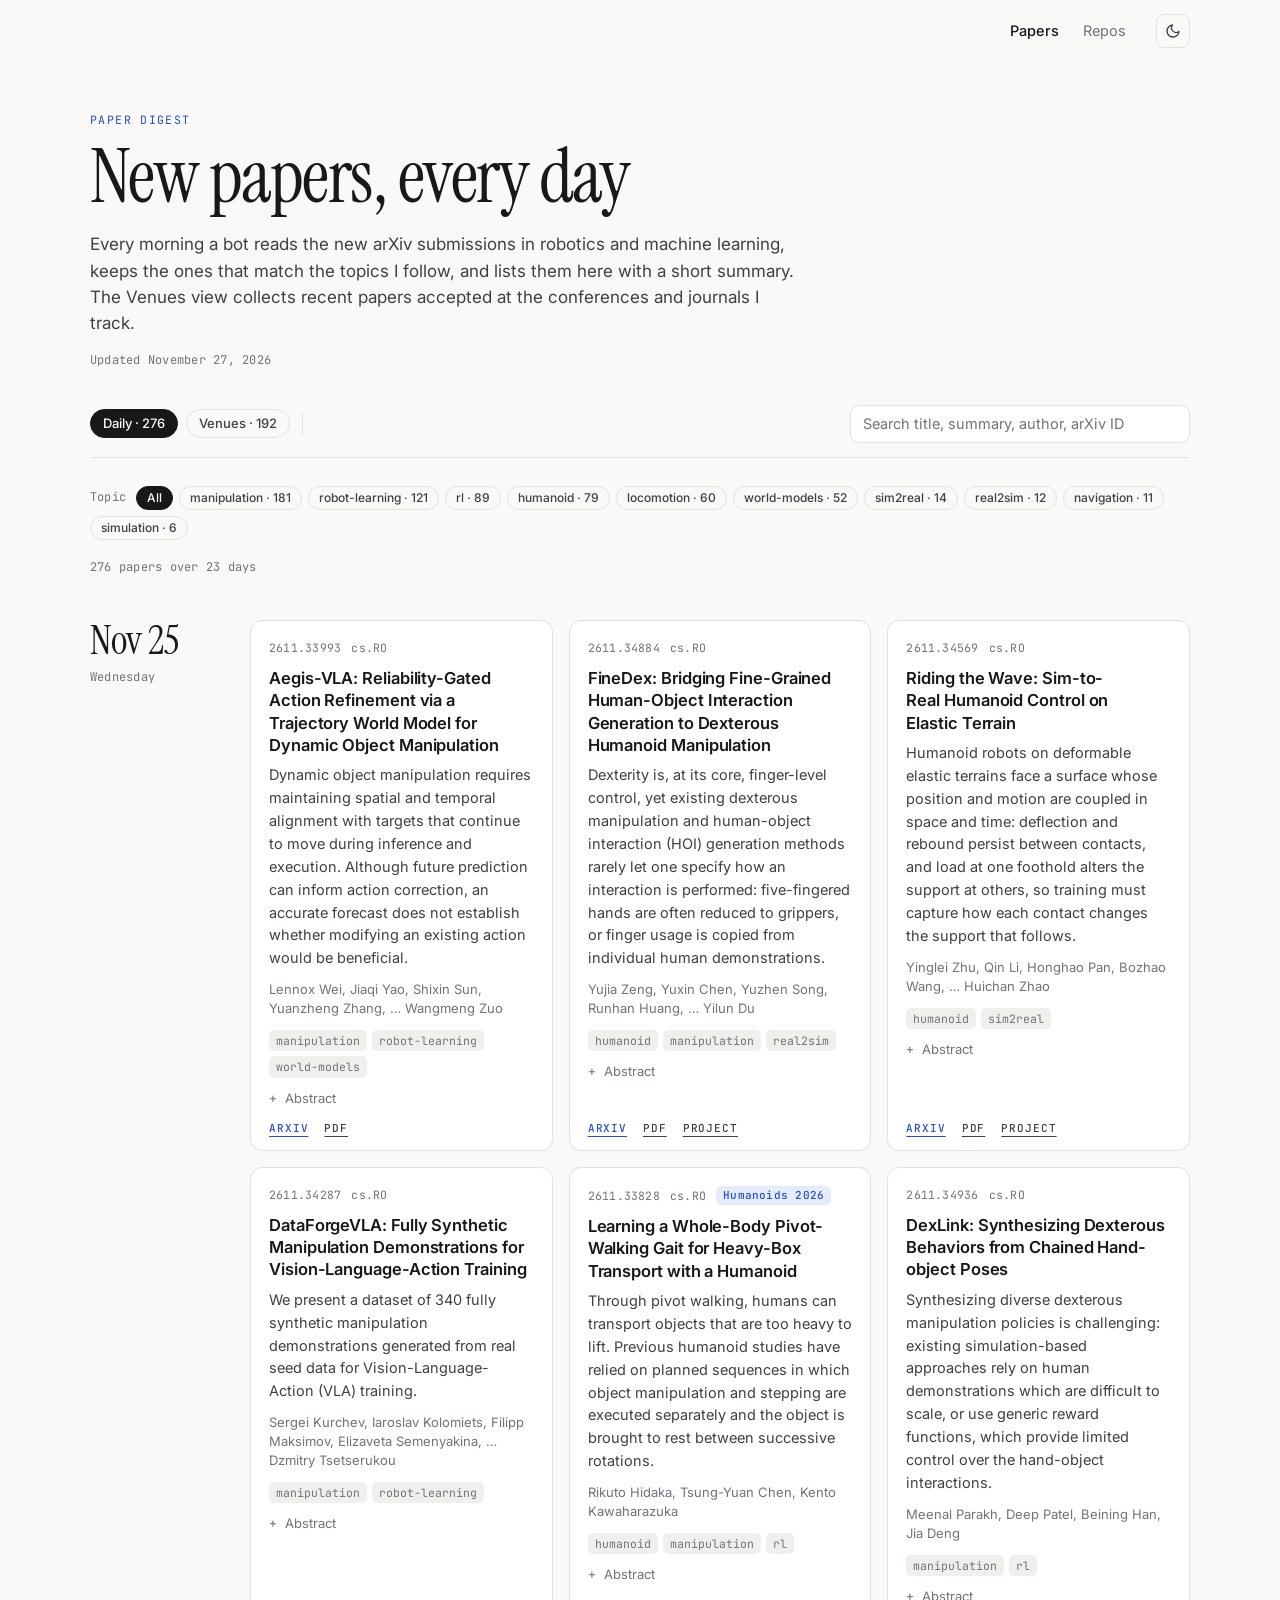
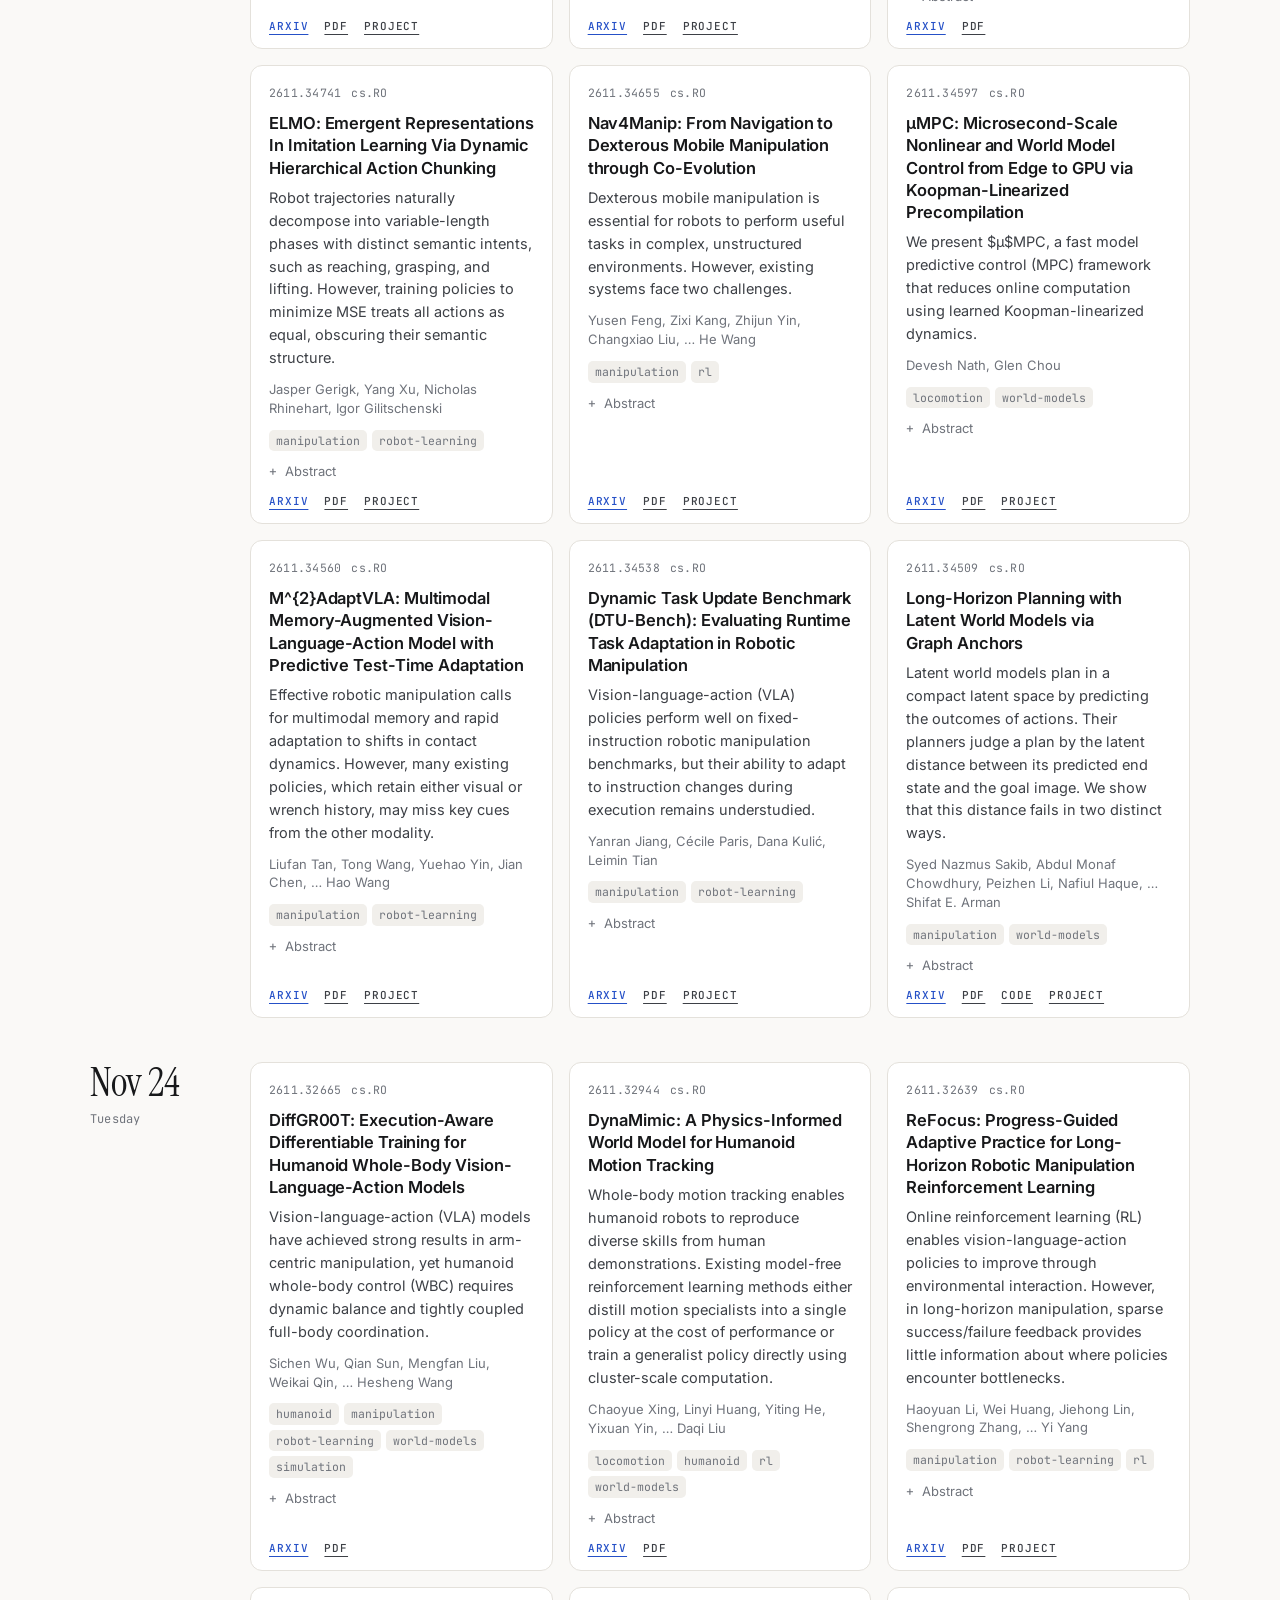
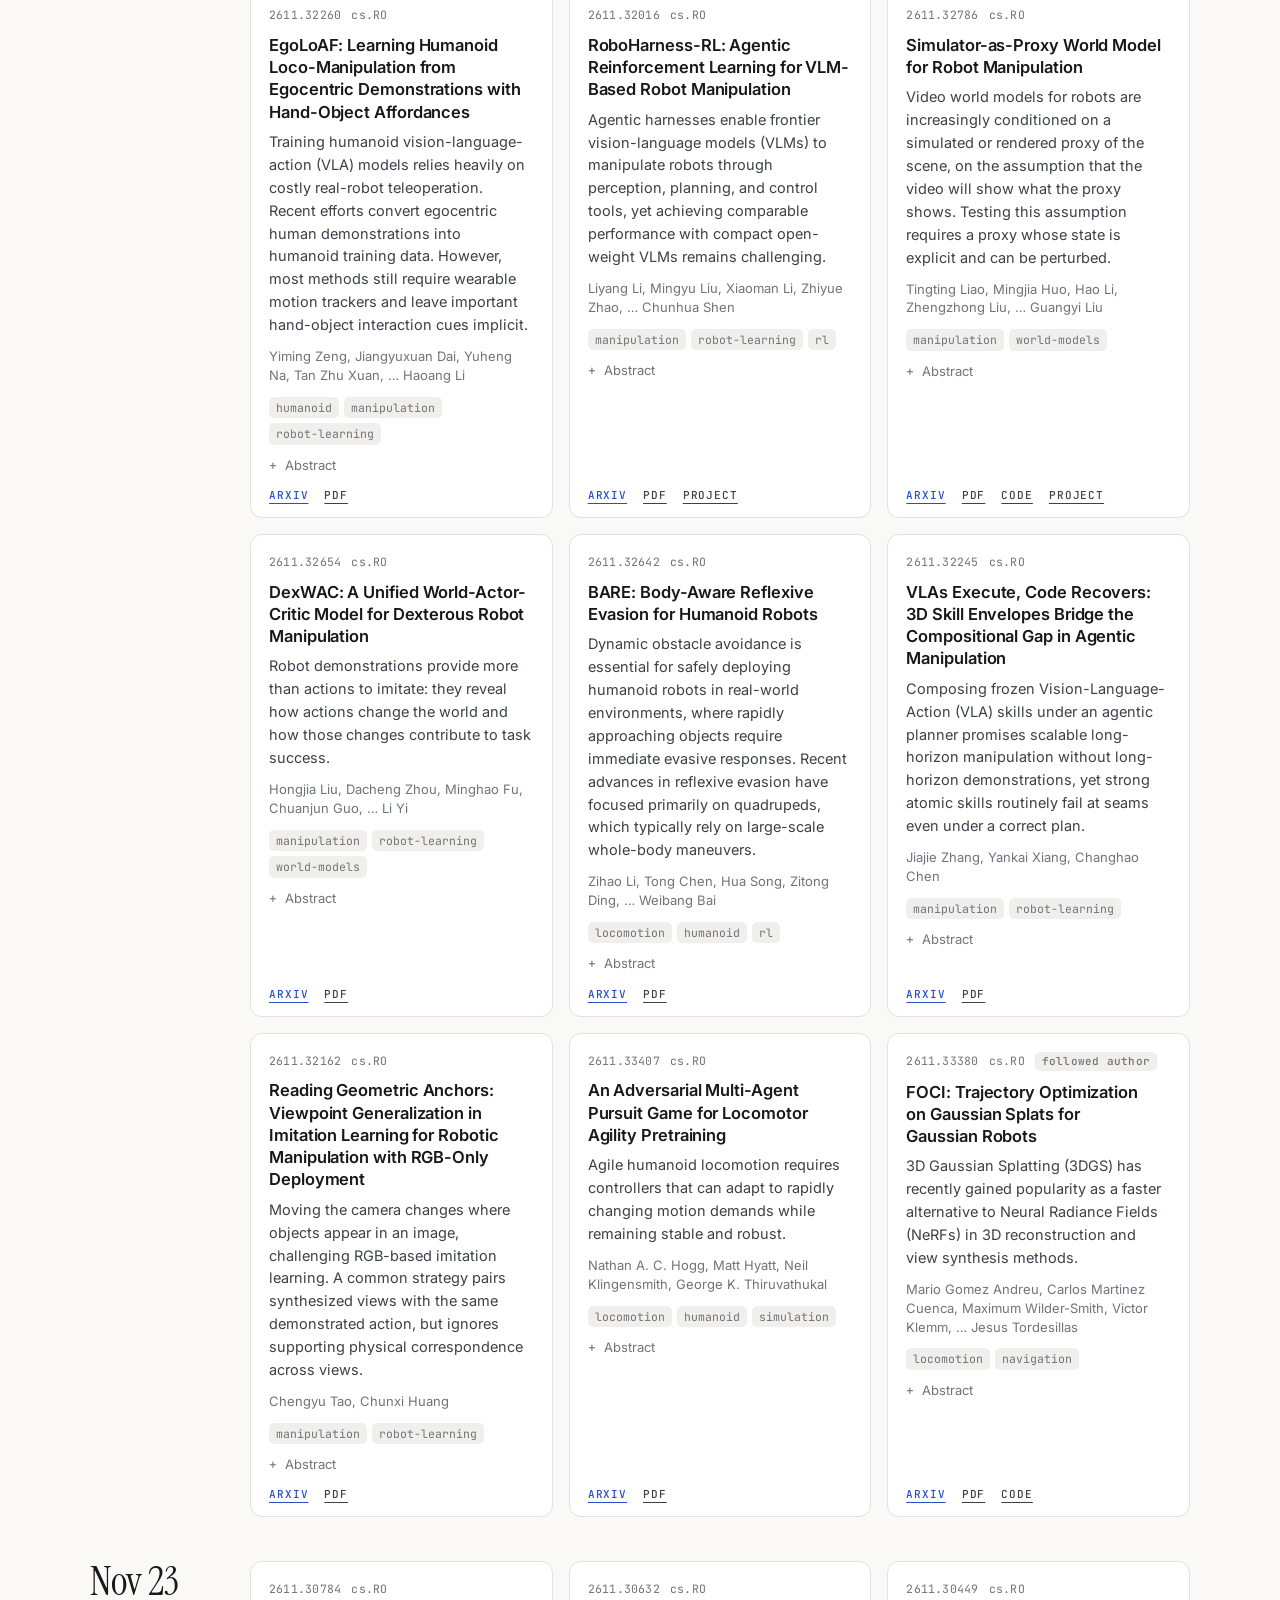
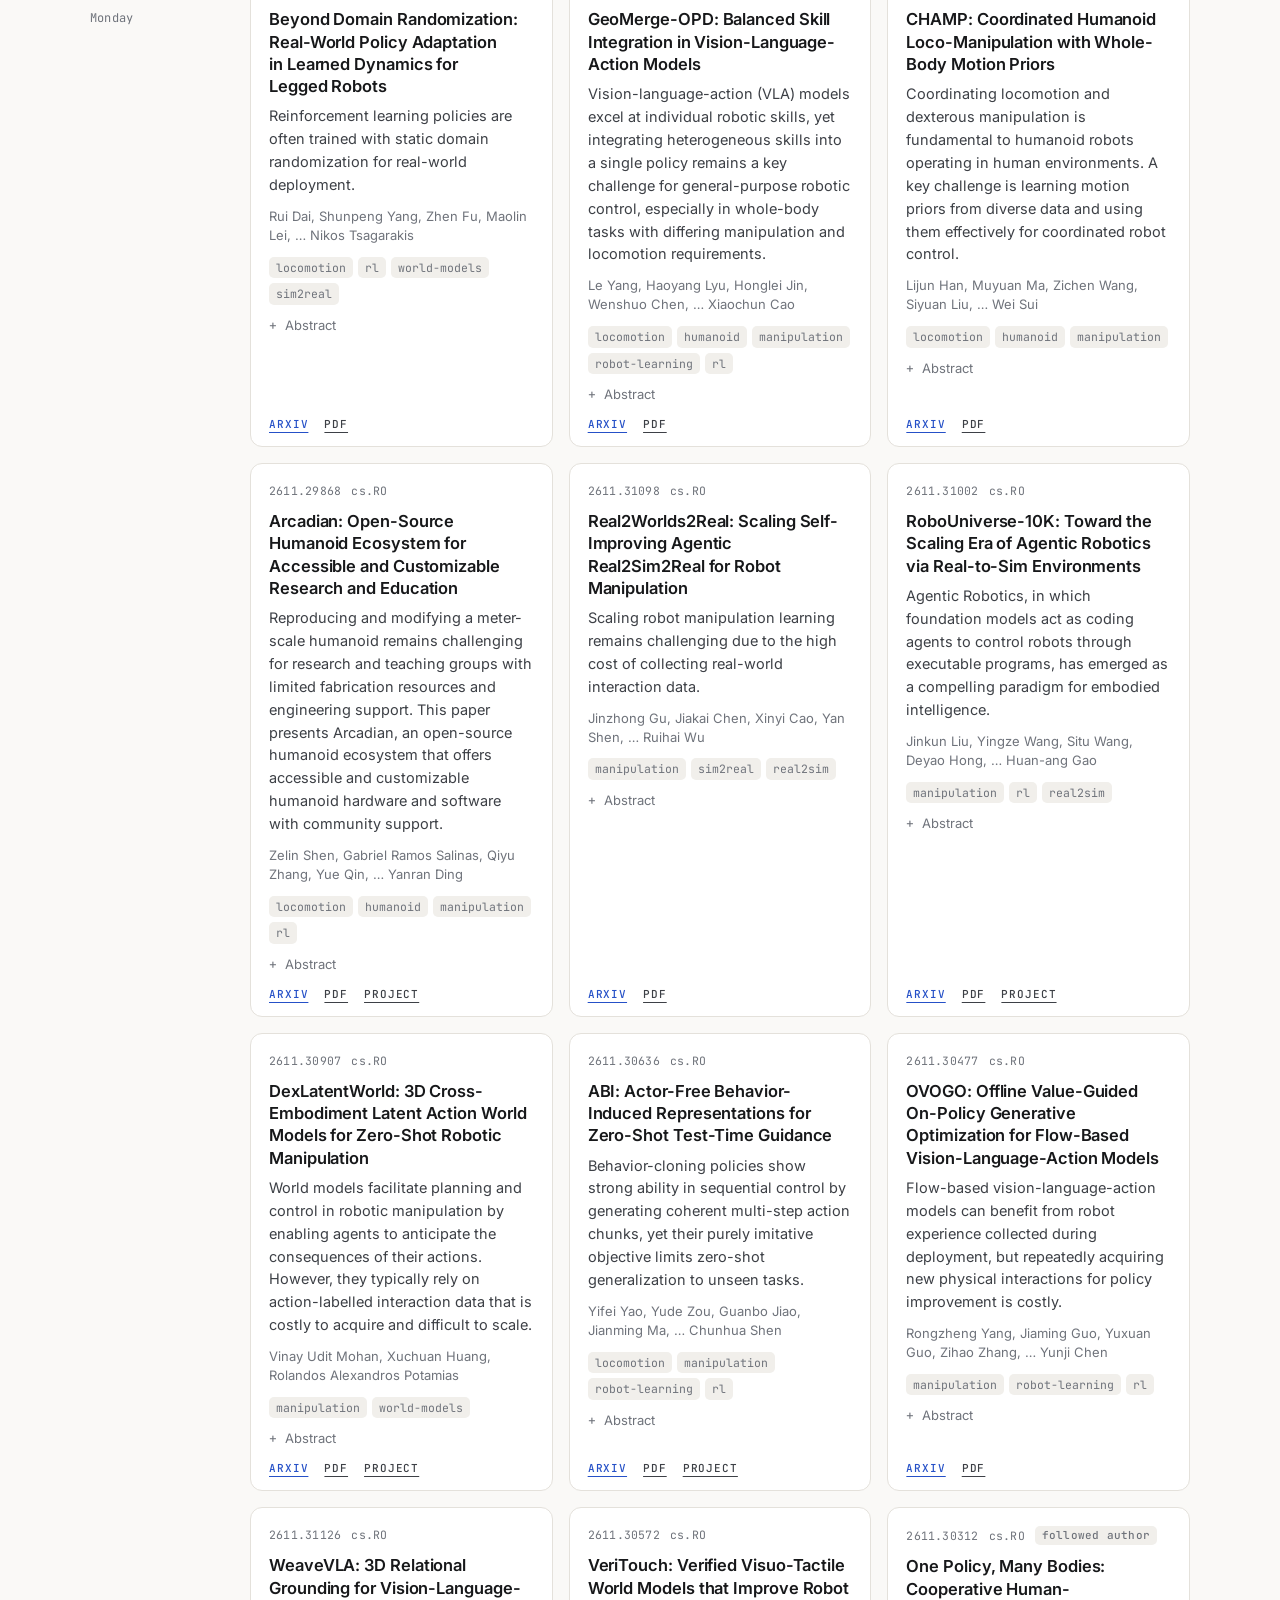
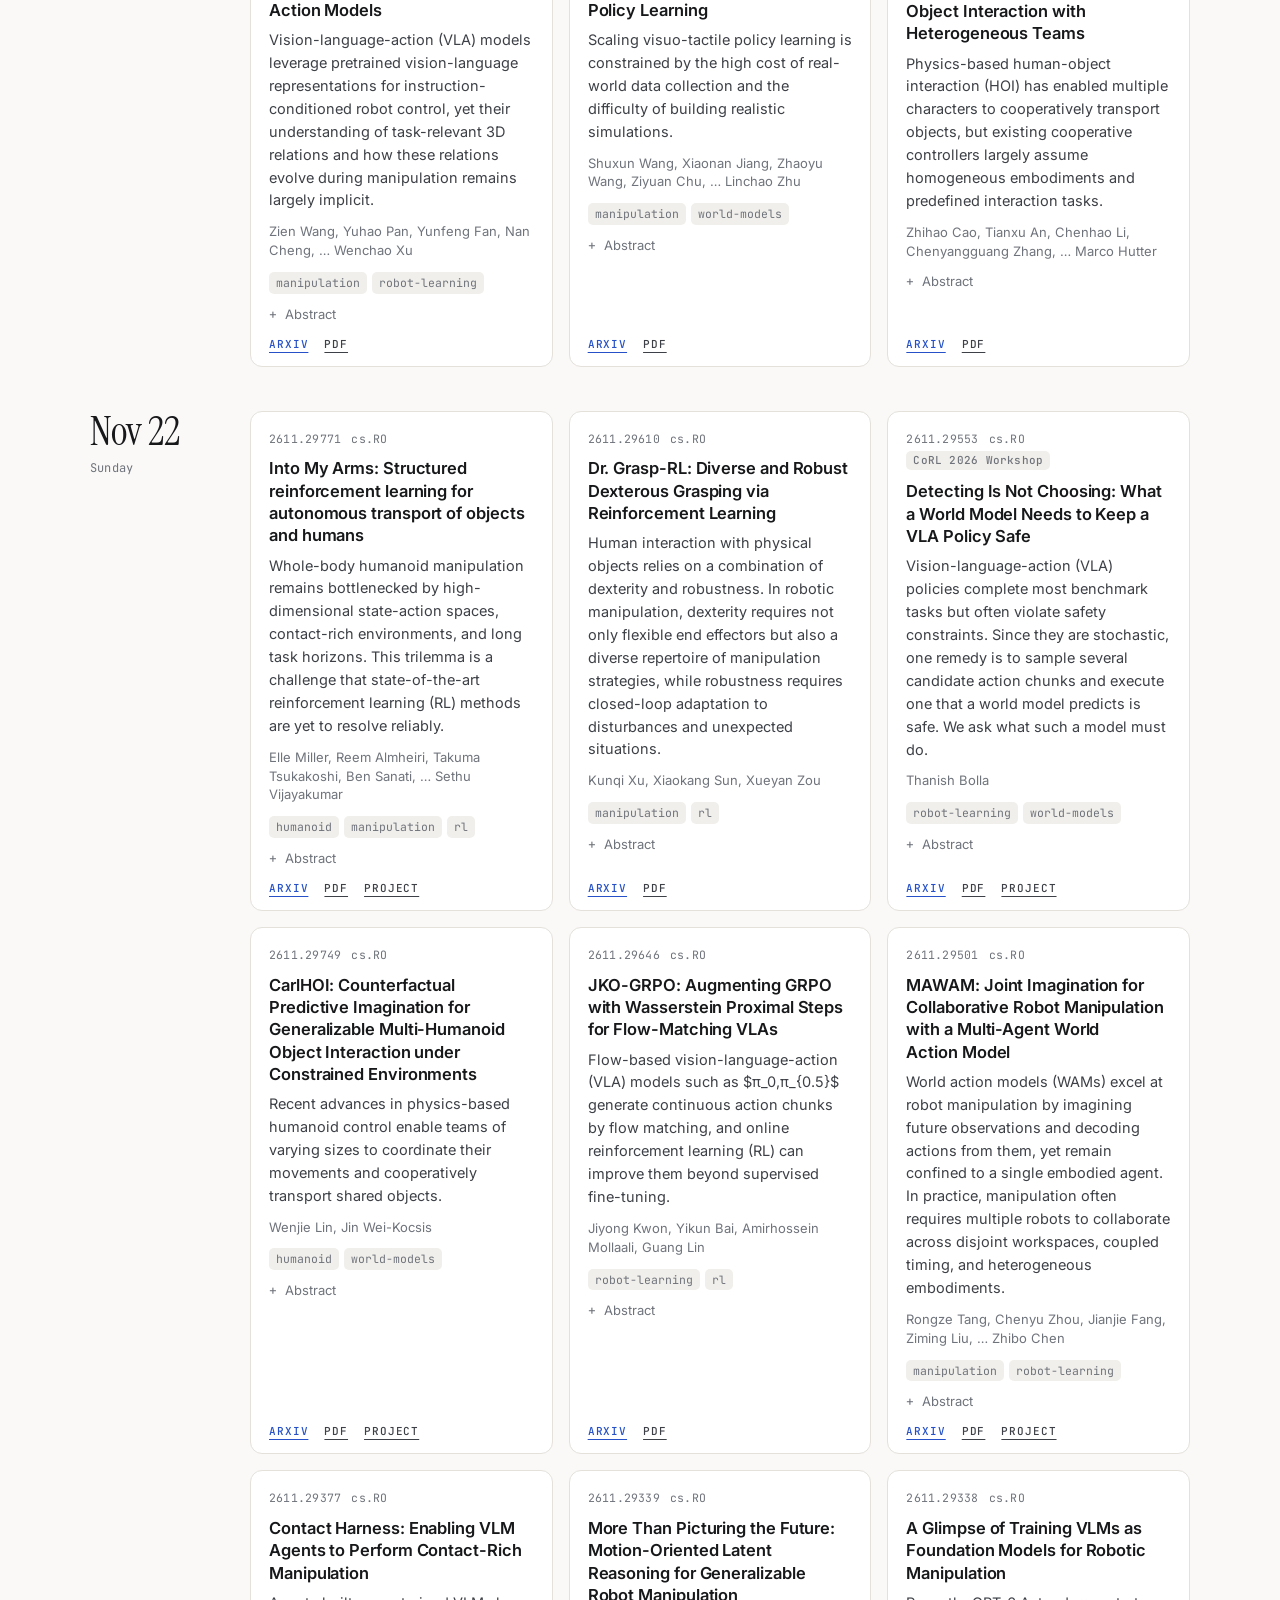
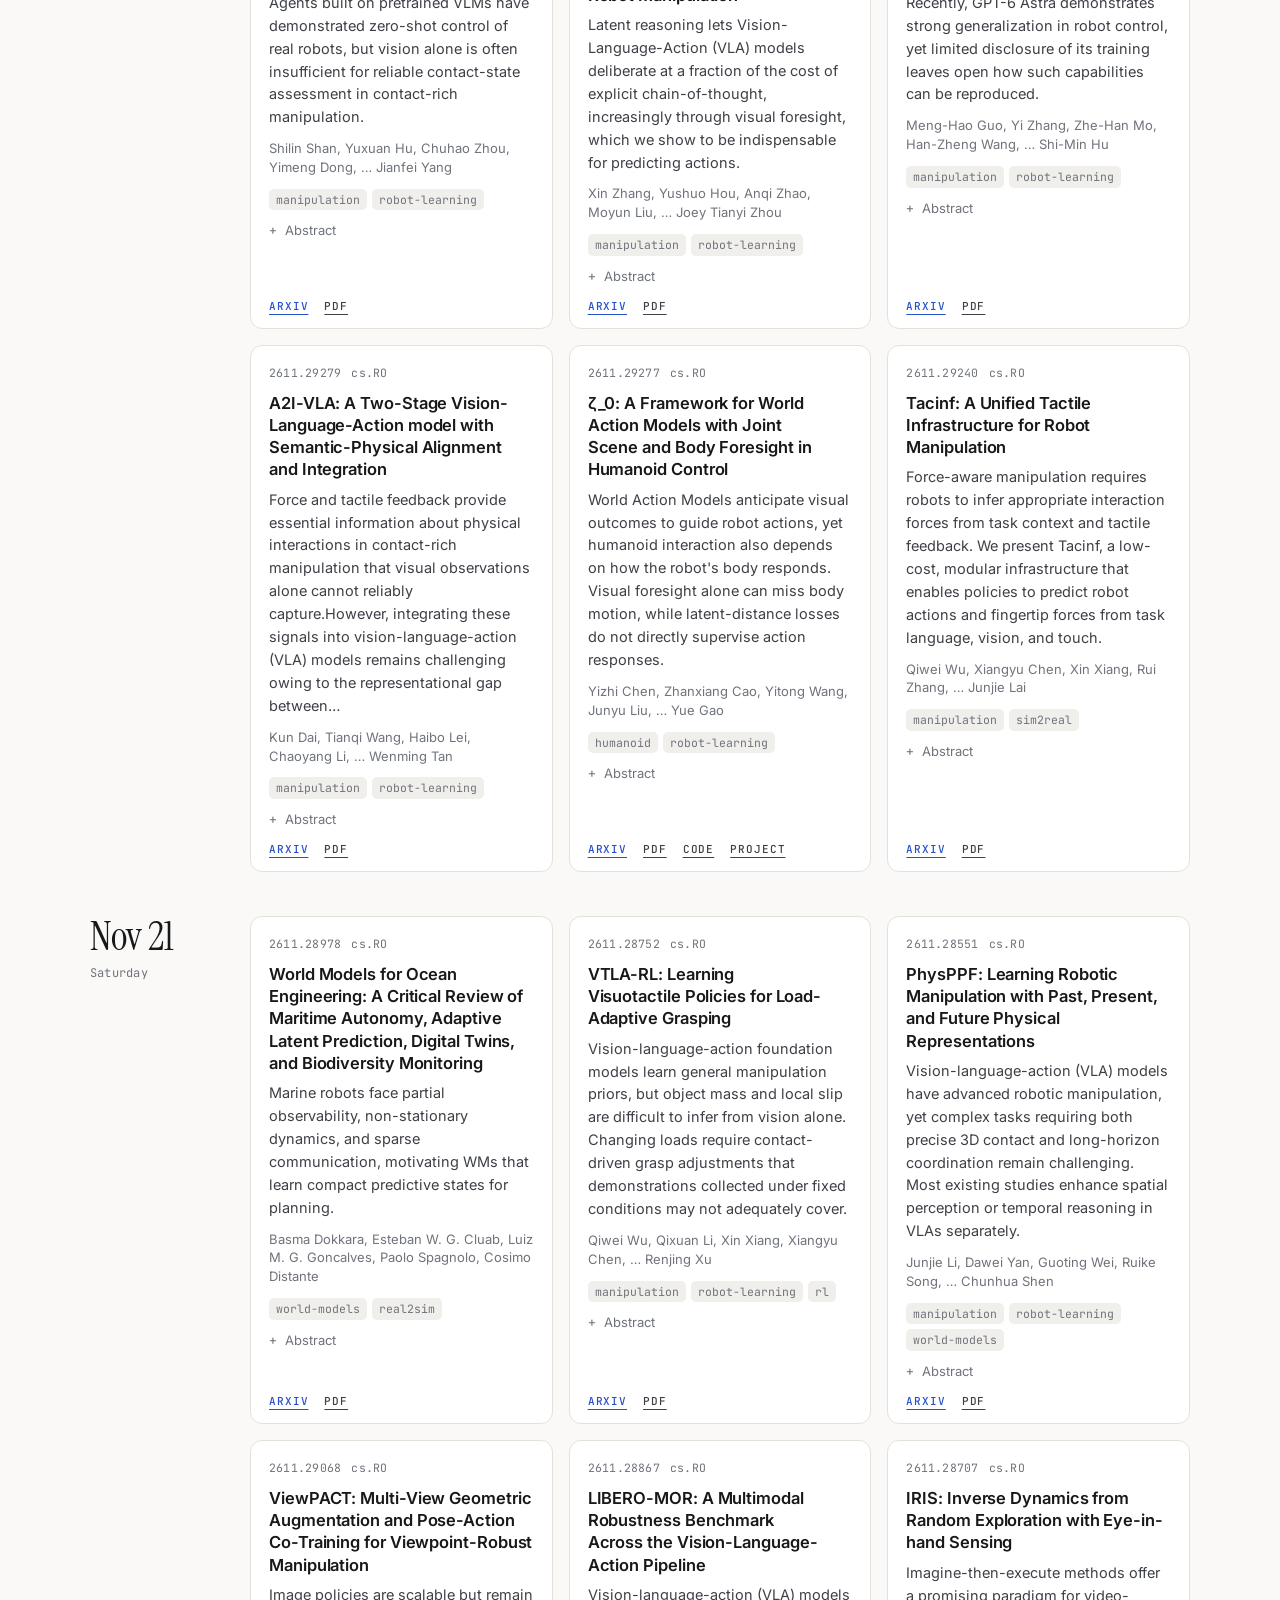
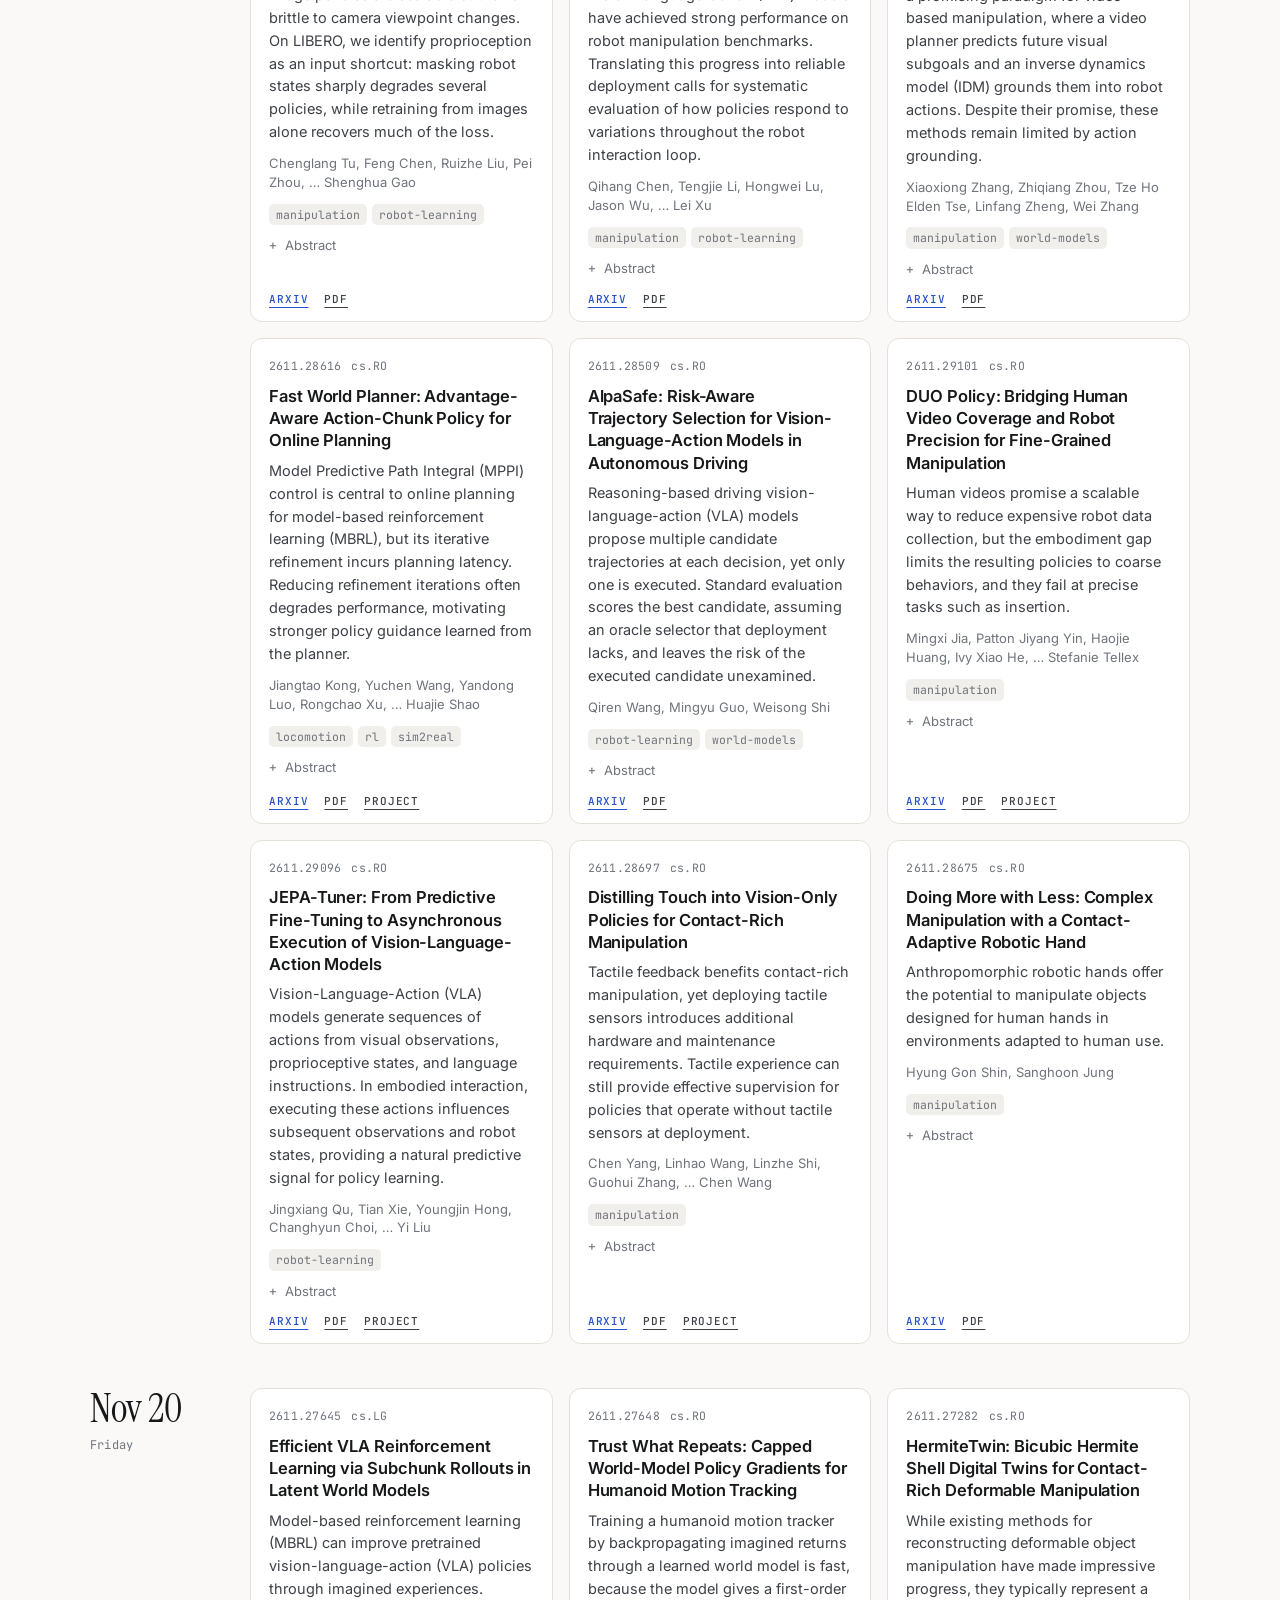
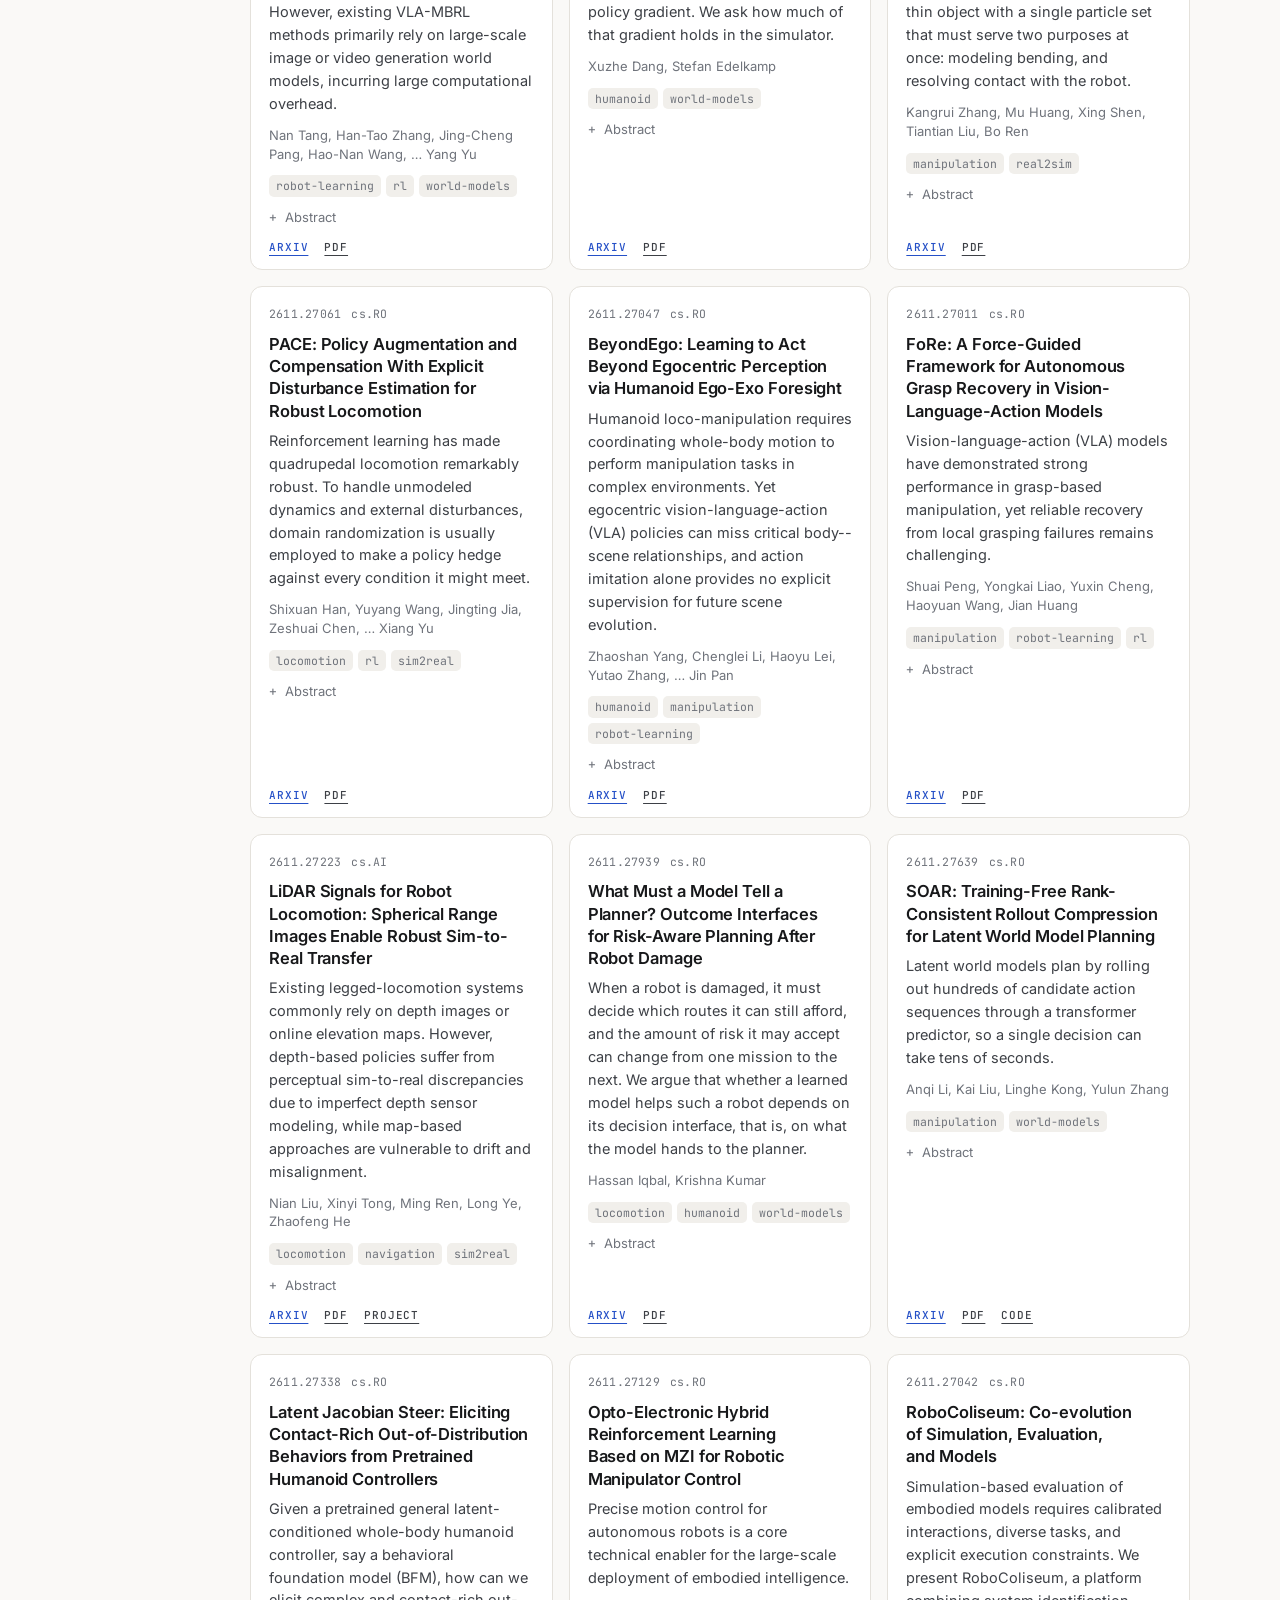
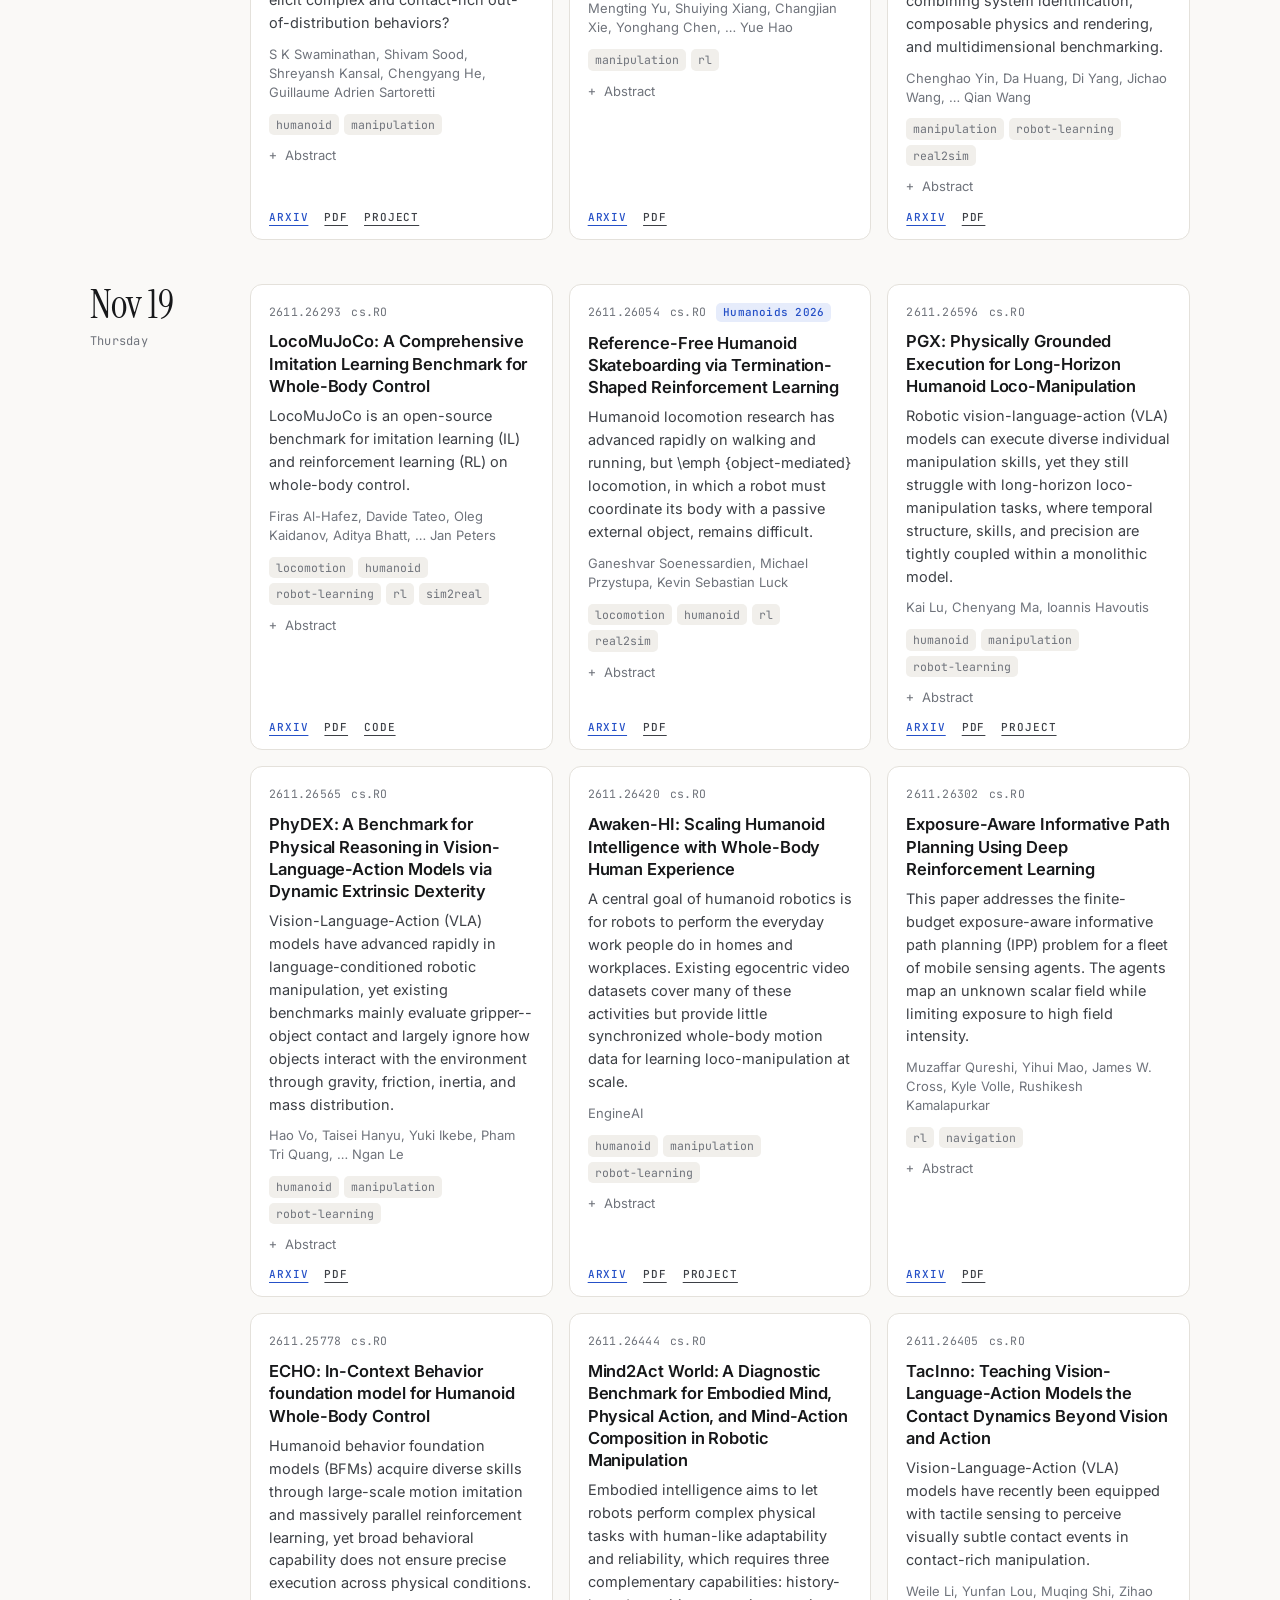
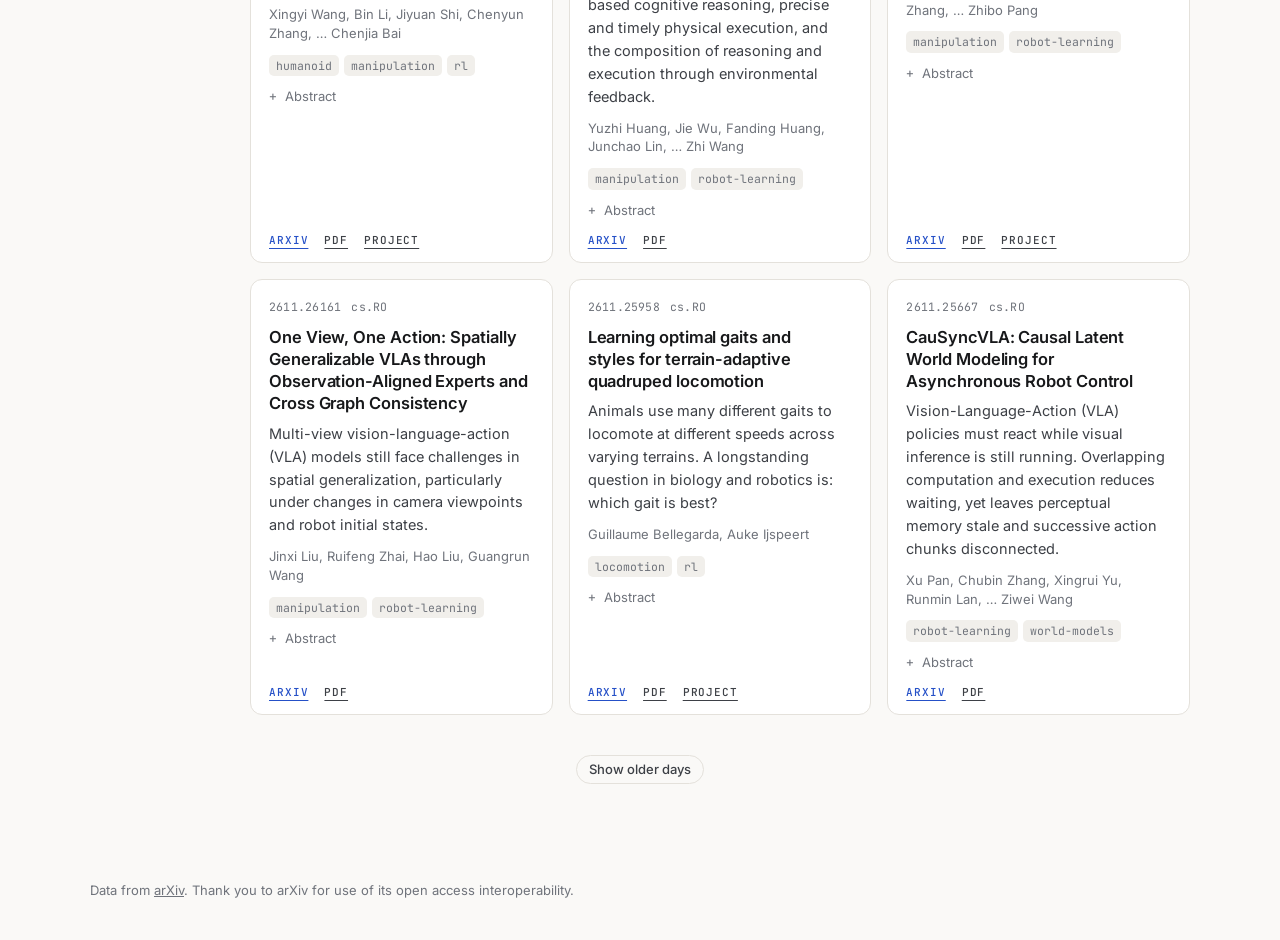
<file: site/papers/index.html>
<!doctype html>
<html lang="en">
<head>
<meta charset="utf-8">
<meta name="viewport" content="width=device-width, initial-scale=1, viewport-fit=cover">
<title>Paper Digest · Robin Schmid</title>
<meta name="description" content="A daily pick of new robotics and machine-learning papers from arXiv, plus recent papers from selected venues.">
<link rel="icon" href="../assets/favicon.svg" type="image/svg+xml">
<link rel="preconnect" href="https://fonts.googleapis.com">
<link rel="preconnect" href="https://fonts.gstatic.com" crossorigin>
<link rel="stylesheet" href="https://fonts.googleapis.com/css2?family=Inter:wght@400;500;600&family=Instrument+Serif&family=JetBrains+Mono:wght@400;500&display=swap">
<link rel="stylesheet" href="../assets/style.css">
<script src="../assets/site.js"></script>
</head>
<body>
<header class="topbar">
  <div class="inner">
    <nav class="nav" aria-label="Main">
      <a href="./" aria-current="page">Papers</a>
      <a href="../repos/">Repos</a>
    </nav>
    <button class="icon-btn" id="theme" type="button" aria-label="Toggle theme"></button>
  </div>
</header>

<main class="digest">
  <header class="head">
    <div class="eyebrow mono">Paper digest</div>
    <h1>New papers, every day</h1>
    <p id="intro">Every morning a bot reads the new arXiv submissions in robotics and machine learning,
      keeps the ones that match the topics I follow, and lists them here with a short summary.
      The Venues view collects recent papers accepted at the conferences and journals I track.</p>
    <div class="updated mono" id="updated"></div>
  </header>

  <div class="tools">
    <button class="chip" data-view="daily" aria-pressed="true">Daily</button>
    <button class="chip" data-view="venues" aria-pressed="false">Venues</button>
    <span class="sep" aria-hidden="true"></span>
    <label class="visually-hidden" for="q">Search papers</label>
    <input type="search" class="search" id="q" autocomplete="off" placeholder="Search title, summary, author, arXiv ID">
  </div>
  <div class="chiprow" id="venuechips" hidden></div>
  <div class="chiprow" id="tagchips"></div>
  <p class="count mono" id="count"></p>

  <div id="list"><p class="note">Loading…</p></div>
  <button class="chip more" id="more" hidden>Show older days</button>
</main>

<footer class="site">
  Data from <a href="https://arxiv.org">arXiv</a>. Thank you to arXiv for use of its open access interoperability.
</footer>

<script src="../assets/papers.js"></script>
</body>
</html>
</file>
<file: site/assets/style.css>
/* robinschmid.xyz — shared styles */

:root {
  --bg: #faf9f7;
  --bg-2: #f1efeb;
  --card: #ffffff;
  --ink: #17181a;
  --ink-2: #3d4046;
  --mute: #6f737b;
  --line: #e4e1db;
  --accent: #2550c7;
  --accent-soft: #e6ecfb;
  --good: #1d7a4a;
  --serif: "Instrument Serif", ui-serif, Georgia, serif;
  --sans: "Inter", ui-sans-serif, system-ui, -apple-system, "Segoe UI", sans-serif;
  --mono: "JetBrains Mono", ui-monospace, SFMono-Regular, Menlo, monospace;
  --side: clamp(16px, 4vw, 40px);
  --max: 1180px;
  color-scheme: light;
}

@media (prefers-color-scheme: dark) {
  :root:not([data-theme="light"]) {
    --bg: #0e0f11;
    --bg-2: #17191c;
    --card: #141619;
    --ink: #ececec;
    --ink-2: #c3c6cc;
    --mute: #8b9099;
    --line: #262a30;
    --accent: #8fb0ff;
    --accent-soft: #1b2440;
    --good: #5fd39a;
    color-scheme: dark;
  }
}
:root[data-theme="dark"] {
  --bg: #0e0f11;
  --bg-2: #17191c;
  --card: #141619;
  --ink: #ececec;
  --ink-2: #c3c6cc;
  --mute: #8b9099;
  --line: #262a30;
  --accent: #8fb0ff;
  --accent-soft: #1b2440;
  --good: #5fd39a;
  color-scheme: dark;
}

*, *::before, *::after { box-sizing: border-box; }
html { -webkit-text-size-adjust: 100%; }
body {
  margin: 0;
  background: var(--bg);
  color: var(--ink);
  font: 400 16px/1.55 var(--sans);
  -webkit-font-smoothing: antialiased;
}
a { color: inherit; }
img { max-width: 100%; }
.mono { font-family: var(--mono); font-size: 12px; letter-spacing: .02em; }
.visually-hidden { position: absolute; width: 1px; height: 1px; overflow: hidden; clip: rect(0 0 0 0); white-space: nowrap; }

/* ---------- top bar */
.topbar {
  position: sticky; top: 0; z-index: 10;
  background: color-mix(in srgb, var(--bg) 85%, transparent);
  backdrop-filter: saturate(1.4) blur(12px);
  -webkit-backdrop-filter: saturate(1.4) blur(12px);
  border-bottom: 1px solid transparent;
}
.topbar.scrolled { border-bottom-color: var(--line); }
.topbar .inner {
  max-width: var(--max); margin: 0 auto; padding: 14px var(--side);
  display: flex; align-items: center; justify-content: flex-end; gap: 20px;
}
.nav { display: flex; gap: 4px; }
.nav a {
  text-decoration: none; color: var(--mute); padding: 6px 10px; border-radius: 6px; font-size: 14.5px;
}
.nav a:hover { color: var(--ink); background: var(--bg-2); }
.nav a[aria-current="page"] { color: var(--ink); font-weight: 500; }
.icon-btn {
  display: inline-grid; place-items: center; width: 34px; height: 34px; border-radius: 8px;
  border: 1px solid var(--line); background: transparent; color: var(--ink-2); cursor: pointer;
}
.icon-btn:hover { color: var(--ink); background: var(--bg-2); }
.icon-btn svg { width: 16px; height: 16px; }
@media (max-width: 480px) {
  .topbar .inner { gap: 8px; }
  .nav a { padding: 6px 7px; font-size: 14px; }
}

/* ---------- home */
.home {
  min-height: calc(100vh - 64px); min-height: calc(100svh - 64px);
  display: grid; place-items: center; padding: 48px var(--side) 72px;
}
.profile { text-align: center; max-width: 560px; }
.avatar {
  width: 168px; height: 168px; border-radius: 50%; object-fit: cover; display: block; margin: 0 auto;
  background: var(--bg-2); box-shadow: 0 0 0 1px var(--line), 0 18px 40px -24px rgb(0 0 0 / .45);
}
.profile h1 { margin: 28px 0 0; font: 400 clamp(44px, 9vw, 64px)/1 var(--serif); letter-spacing: -.02em; }
.profile .role { margin: 14px 0 0; color: var(--ink-2); font-size: 17px; }
.profile .where { margin: 6px 0 0; color: var(--mute); font-size: 15px; }
.links { display: flex; flex-wrap: wrap; justify-content: center; gap: 10px; margin-top: 28px; padding: 0; list-style: none; }
.links a {
  display: inline-grid; place-items: center; width: 44px; height: 44px; border-radius: 50%;
  border: 1px solid var(--line); color: var(--ink-2); background: var(--card);
  transition: color .15s, border-color .15s, transform .15s;
}
.links a:hover { color: var(--accent); border-color: var(--accent); transform: translateY(-2px); }
.links svg { width: 19px; height: 19px; fill: currentColor; }
.feeds { display: flex; flex-wrap: wrap; justify-content: center; gap: 10px 22px; margin-top: 40px; }
.feeds a { color: var(--mute); text-decoration: none; font-size: 14.5px; }
.feeds a:hover { color: var(--ink); }
.feeds a span { color: var(--accent); }

/* ---------- digest pages */
main.digest { max-width: var(--max); margin: 0 auto; padding: 48px var(--side) 96px; }
.head .eyebrow { color: var(--accent); text-transform: uppercase; letter-spacing: .12em; font-size: 11.5px; }
.head h1 { margin: 10px 0 0; font: 400 clamp(40px, 7vw, 76px)/1 var(--serif); letter-spacing: -.02em; text-wrap: balance; }
.head p { margin: 16px 0 0; color: var(--ink-2); max-width: 64ch; font-size: 17px; }
.head .updated { margin-top: 14px; color: var(--mute); }

.tools {
  display: flex; flex-wrap: wrap; gap: 8px; align-items: center;
  margin-top: 36px; padding-bottom: 14px; border-bottom: 1px solid var(--line);
}
.tools .sep { width: 1px; height: 22px; background: var(--line); margin: 0 4px; }
.search {
  margin-left: auto; flex: 1 1 220px; max-width: 340px; background: var(--card); border: 1px solid var(--line);
  color: var(--ink); border-radius: 8px; padding: 9px 12px; font: 400 14.5px/1.2 var(--sans);
}
.search::placeholder { color: var(--mute); }
.search:focus { outline: 2px solid var(--accent); outline-offset: -1px; border-color: transparent; }
.chiprow { display: flex; flex-wrap: wrap; gap: 6px; padding-top: 14px; }
.chiprow .label { color: var(--mute); margin-right: 4px; align-self: center; }
.chip {
  font: 500 13px/1 var(--sans); color: var(--ink-2); background: transparent;
  border: 1px solid var(--line); border-radius: 999px; padding: 7px 12px; cursor: pointer; white-space: nowrap;
}
.chip:hover { border-color: var(--mute); color: var(--ink); }
.chip[aria-pressed="true"] { background: var(--ink); color: var(--bg); border-color: var(--ink); }
.chip.small { font-size: 12px; padding: 5px 10px; }
.count { color: var(--mute); margin: 18px 0 0; }
.note { color: var(--mute); padding: 40px 0; }

.group { display: grid; grid-template-columns: 132px minmax(0, 1fr); gap: 28px; padding-top: 44px; }
.group > header { position: sticky; top: 84px; align-self: start; }
.group .big { font: 400 40px/1 var(--serif); color: var(--ink); letter-spacing: -.01em; }
.group .small { margin-top: 8px; color: var(--mute); }
.cards { display: grid; grid-template-columns: repeat(auto-fill, minmax(min(100%, 300px), 1fr)); gap: 16px; }
@media (max-width: 760px) {
  main.digest { padding-top: 32px; }
  .group { grid-template-columns: 1fr; gap: 14px; padding-top: 32px; }
  .group > header { position: static; display: flex; align-items: baseline; gap: 12px; border-bottom: 1px solid var(--line); padding-bottom: 8px; }
  .group .big { font-size: 30px; }
  .group .small { margin: 0; }
  .search { margin-left: 0; max-width: none; }
  .tools .sep { display: none; }
}

.card {
  display: flex; flex-direction: column; min-width: 0;
  background: var(--card); border: 1px solid var(--line); border-radius: 12px; padding: 18px 18px 16px;
}
.card .meta { display: flex; flex-wrap: wrap; align-items: center; gap: 4px 10px; color: var(--mute); font-size: 11.5px; }
.badge {
  font: 500 11px/1 var(--mono); padding: 4px 7px; border-radius: 5px;
  background: var(--accent-soft); color: var(--accent); letter-spacing: .02em;
}
.badge.muted { background: var(--bg-2); color: var(--mute); }
.rel { color: var(--good); }
.card h3 { margin: 10px 0 0; font: 600 16.5px/1.35 var(--sans); text-wrap: pretty; letter-spacing: -.005em; }
.card h3 a { text-decoration: none; }
.card h3 a:hover { text-decoration: underline; text-underline-offset: 3px; }
/* Paper figures are drawn on white, so the frame stays white in dark mode too. */
.card .fig {
  display: block; margin: 12px 0 0; aspect-ratio: 16 / 10; overflow: hidden;
  background: #fff; border: 1px solid var(--line); border-radius: 8px;
}
.card .fig img { display: block; width: 100%; height: 100%; object-fit: contain; padding: 6px; }
.card .summary { margin: 8px 0 0; color: var(--ink-2); font-size: 14.5px; line-height: 1.58; }
.card .auth { margin: 10px 0 0; color: var(--mute); font-size: 13px; line-height: 1.45; }
.card .tags { display: flex; flex-wrap: wrap; gap: 5px; margin-top: 12px; }
.tag {
  font: 400 11.5px/1 var(--mono); color: var(--mute); background: var(--bg-2);
  border: 0; border-radius: 5px; padding: 5px 7px; cursor: pointer;
}
.tag:hover { color: var(--ink); }
.tag.on { background: var(--accent-soft); color: var(--accent); }
.card details { margin-top: 10px; }
.card summary { cursor: pointer; color: var(--mute); font-size: 13px; list-style: none; }
.card summary::-webkit-details-marker { display: none; }
.card summary::before { content: "+ "; font-family: var(--mono); }
.card details[open] summary::before { content: "− "; }
.card details p { margin: 8px 0 0; font-size: 13.5px; color: var(--ink-2); line-height: 1.6; }
.card .plinks { display: flex; flex-wrap: wrap; gap: 6px 16px; margin-top: auto; padding-top: 14px; }
.card .plinks a {
  font: 500 11px/1 var(--mono); letter-spacing: .08em; text-transform: uppercase;
  text-underline-offset: 4px; color: var(--ink-2);
}
.card .plinks a.primary { color: var(--accent); }
.card .plinks a:hover { color: var(--ink); }
.more { display: block; margin: 40px auto 0; }

/* repo cards */
.repo .top { display: flex; align-items: center; gap: 10px; min-width: 0; }
.repo .top img { width: 28px; height: 28px; border-radius: 7px; flex: none; background: var(--bg-2); }
.repo h3 { margin: 0; font: 500 14.5px/1.3 var(--mono); overflow-wrap: anywhere; }
.repo h3 .owner { color: var(--mute); font-weight: 400; }
.repo .stats { display: flex; flex-wrap: wrap; gap: 6px 14px; margin-top: 12px; color: var(--mute); font-size: 12.5px; }
.repo .stats .gain { color: var(--good); font-weight: 500; }
.repo .stats .lang::before {
  content: ""; display: inline-block; width: 8px; height: 8px; border-radius: 50%;
  background: var(--lang, var(--mute)); margin-right: 6px; vertical-align: 0;
}
.repo .from { margin: 10px 0 0; font-size: 13px; color: var(--mute); }
.repo .from a { color: var(--ink-2); }
.repos-grid { padding-top: 28px; }

footer.site { max-width: var(--max); margin: 0 auto; padding: 0 var(--side) 40px; color: var(--mute); font-size: 13px; }
footer.site a { color: var(--mute); }
</file>
